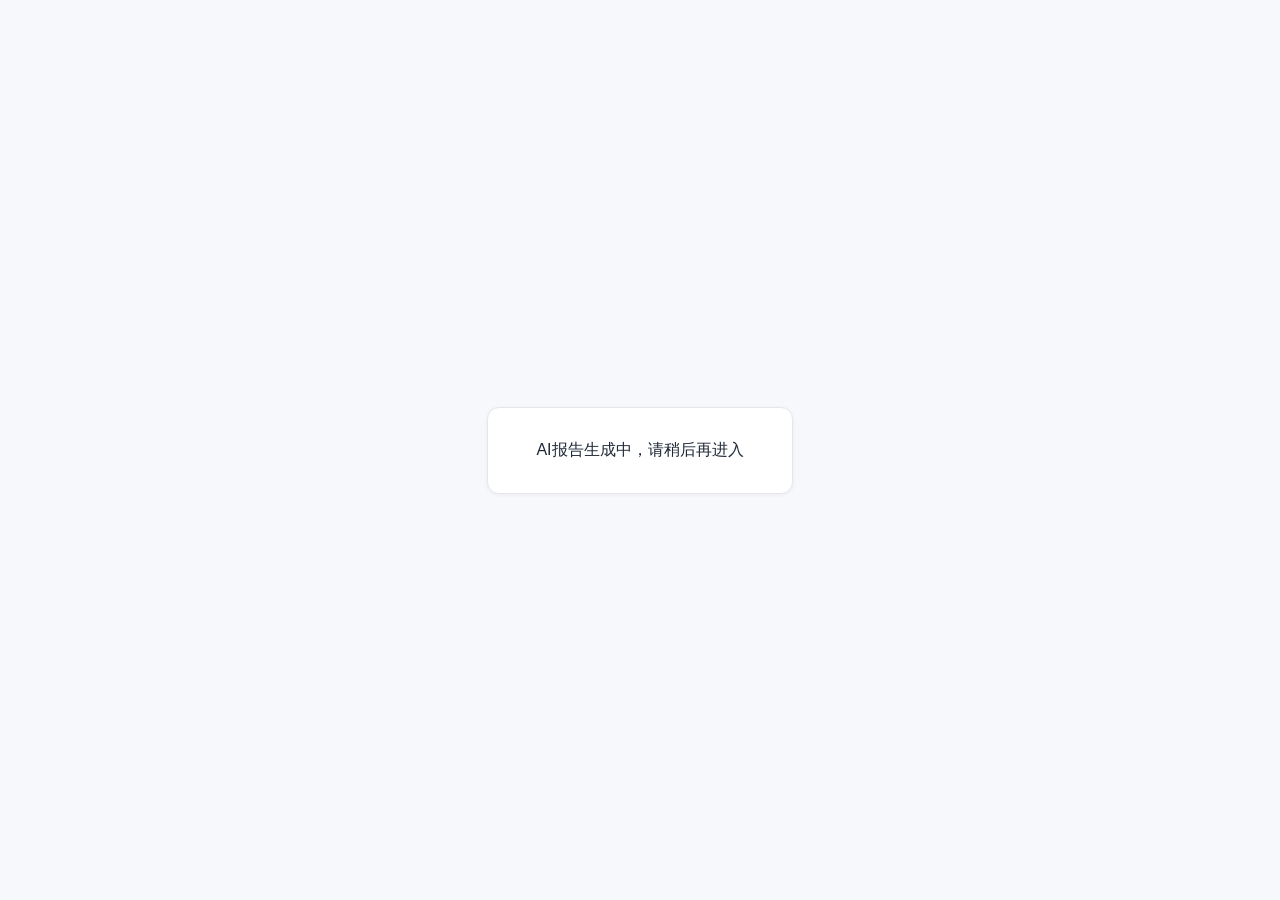
<file: public/reports/ai-generating.html>
<!doctype html>
<html lang="zh-CN">
<head>
<meta charset="utf-8" />
<title>AI总结</title>
<style>
body{font-family:-apple-system,BlinkMacSystemFont,"Segoe UI",Roboto,"PingFang SC","Microsoft YaHei",sans-serif;background:#f6f8fb;color:#1f2937;margin:0;display:flex;align-items:center;justify-content:center;height:100vh;}
.tip{background:#fff;border:1px solid #e5e7eb;border-radius:12px;padding:32px 48px;font-size:16px;box-shadow:0 1px 4px rgba(0,0,0,.05);}
</style>
</head>
<body>
<div class="tip">AI报告生成中，请稍后再进入</div>
</body>
</html>
</file>
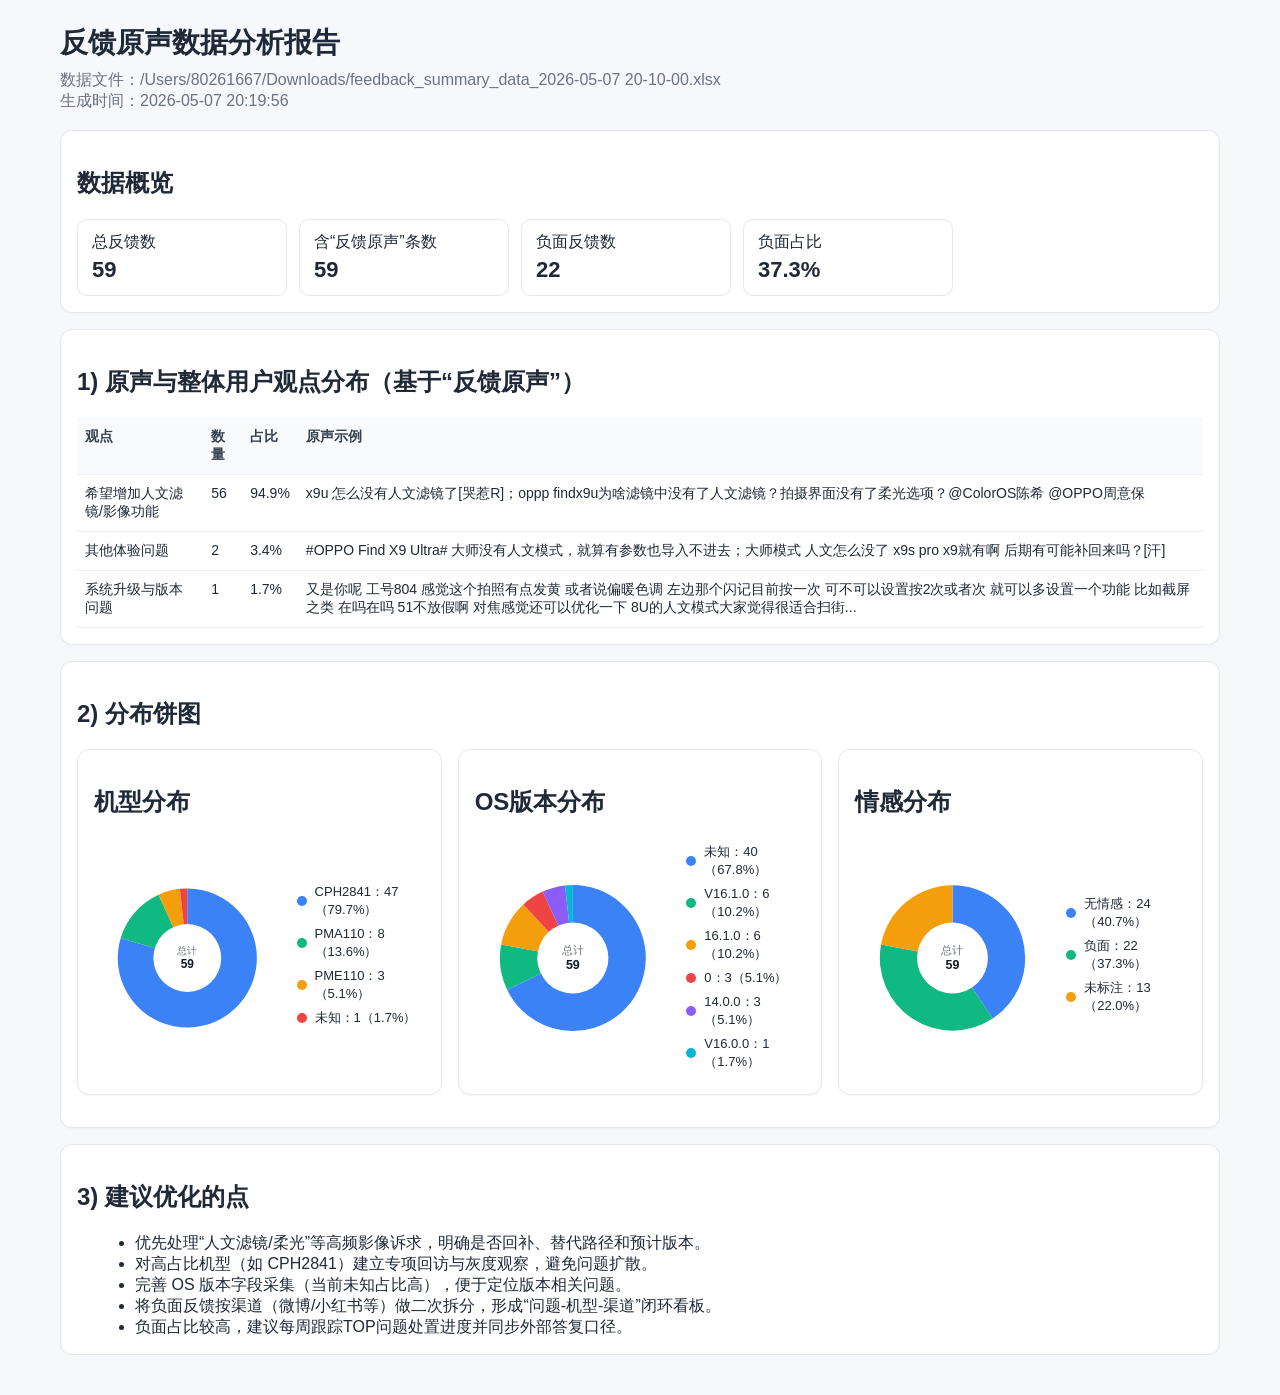
<file: public/reports/feedback_analysis_report_2026-05-07.html>
<!doctype html>
<html lang="zh-CN">
<head>
<meta charset="utf-8" />
<meta name="viewport" content="width=device-width,initial-scale=1" />
<title>反馈原声分析报告</title>
<style>
body{font-family:-apple-system,BlinkMacSystemFont,"Segoe UI",Roboto,"PingFang SC","Microsoft YaHei",sans-serif;background:#f6f8fb;color:#1f2937;margin:0;padding:24px;}
.container{max-width:1160px;margin:0 auto;}
h1{margin:0 0 8px;font-size:28px;}
.meta{color:#6b7280;margin-bottom:18px;}
.card{background:#fff;border:1px solid #e5e7eb;border-radius:12px;padding:16px;box-shadow:0 1px 2px rgba(0,0,0,.03);margin-bottom:16px;}
.kpis{display:flex;gap:12px;flex-wrap:wrap;}
.kpi{background:#fff;border:1px solid #e5e7eb;border-radius:10px;padding:12px 14px;min-width:180px;}
.kpi b{font-size:22px;display:block;margin-top:4px;}
table{width:100%;border-collapse:collapse;font-size:14px;}
th,td{border-bottom:1px solid #eef2f7;padding:10px 8px;text-align:left;vertical-align:top;}
th{background:#f8fafc;color:#374151;font-weight:600;}
.pie-grid{display:grid;grid-template-columns:repeat(3,minmax(0,1fr));gap:16px;}
.pie-wrap{display:flex;gap:16px;align-items:center;}
.legend{list-style:none;margin:0;padding:0;max-height:230px;overflow:auto;font-size:13px;}
.legend li{display:flex;align-items:center;margin-bottom:6px;}
.dot{width:10px;height:10px;border-radius:50%;display:inline-block;margin-right:8px;flex:0 0 10px;}
ul{margin:6px 0 0 18px;}
@media (max-width:980px){.pie-grid{grid-template-columns:1fr;} .pie-wrap{flex-direction:column;align-items:flex-start;}}
</style>
</head>
<body>
<div class="container">
  <h1>反馈原声数据分析报告</h1>
  <div class="meta">数据文件：/Users/80261667/Downloads/feedback_summary_data_2026-05-07 20-10-00.xlsx<br/>生成时间：2026-05-07 20:19:56</div>

  <section class="card">
    <h2>数据概览</h2>
    <div class="kpis">
      <div class="kpi">总反馈数<b>59</b></div>
      <div class="kpi">含“反馈原声”条数<b>59</b></div>
      <div class="kpi">负面反馈数<b>22</b></div>
      <div class="kpi">负面占比<b>37.3%</b></div>
    </div>
  </section>

  <section class="card"><h2>1) 原声与整体用户观点分布（基于“反馈原声”）</h2><table><thead><tr><th>观点</th><th>数量</th><th>占比</th><th>原声示例</th></tr></thead><tbody><tr><td>希望增加人文滤镜/影像功能</td><td>56</td><td>94.9%</td><td>x9u 怎么没有人文滤镜了[哭惹R]；oppp findx9u为啥滤镜中没有了人文滤镜？拍摄界面没有了柔光选项？@ColorOS陈希 @OPPO周意保 ​​</td></tr>
<tr><td>其他体验问题</td><td>2</td><td>3.4%</td><td>#OPPO Find X9 Ultra# 大师没有人文模式，就算有参数也导入不进去；大师模式 人文怎么没了
x9s pro
x9就有啊
后期有可能补回来吗？[汗]</td></tr>
<tr><td>系统升级与版本问题</td><td>1</td><td>1.7%</td><td>又是你呢
工号804
感觉这个拍照有点发黄  或者说偏暖色调
左边那个闪记目前按一次   可不可以设置按2次或者次   就可以多设置一个功能  比如截屏 之类
在吗在吗
51不放假啊
对焦感觉还可以优化一下
8U的人文模式大家觉得很适合扫街...</td></tr></tbody></table></section>

  <section class="card">
    <h2>2) 分布饼图</h2>
    <div class="pie-grid">
      <section class="card"><h2>机型分布</h2><div class="pie-wrap"><svg width="240" height="240" viewBox="0 0 220 220" aria-label="机型分布饼图"><path d="M 110 110 L 110.000 28.000 A 82 82 0 1 1 31.491 86.327 Z" fill="#3b82f6"></path><path d="M 110 110 L 31.491 86.327 A 82 82 0 0 1 76.117 35.328 Z" fill="#10b981"></path><path d="M 110 110 L 76.117 35.328 A 82 82 0 0 1 101.284 28.465 Z" fill="#f59e0b"></path><path d="M 110 110 L 101.284 28.465 A 82 82 0 0 1 110.000 28.000 Z" fill="#ef4444"></path><circle cx="110" cy="110" r="40" fill="#fff"></circle><text x="110" y="105" text-anchor="middle" font-size="12" fill="#6b7280">总计</text><text x="110" y="122" text-anchor="middle" font-size="14" font-weight="700" fill="#111827">59</text></svg><ul class="legend"><li><span class="dot" style="background:#3b82f6"></span>CPH2841：47（79.7%）</li><li><span class="dot" style="background:#10b981"></span>PMA110：8（13.6%）</li><li><span class="dot" style="background:#f59e0b"></span>PME110：3（5.1%）</li><li><span class="dot" style="background:#ef4444"></span>未知：1（1.7%）</li></ul></div></section>
      <section class="card"><h2>OS版本分布</h2><div class="pie-wrap"><svg width="240" height="240" viewBox="0 0 220 220" aria-label="OS版本分布饼图"><path d="M 110 110 L 110.000 28.000 A 82 82 0 1 1 36.256 145.859 Z" fill="#3b82f6"></path><path d="M 110 110 L 36.256 145.859 A 82 82 0 0 1 29.420 94.806 Z" fill="#10b981"></path><path d="M 110 110 L 29.420 94.806 A 82 82 0 0 1 54.378 49.749 Z" fill="#f59e0b"></path><path d="M 110 110 L 54.378 49.749 A 82 82 0 0 1 76.117 35.328 Z" fill="#ef4444"></path><path d="M 110 110 L 76.117 35.328 A 82 82 0 0 1 101.284 28.465 Z" fill="#8b5cf6"></path><path d="M 110 110 L 101.284 28.465 A 82 82 0 0 1 110.000 28.000 Z" fill="#06b6d4"></path><circle cx="110" cy="110" r="40" fill="#fff"></circle><text x="110" y="105" text-anchor="middle" font-size="12" fill="#6b7280">总计</text><text x="110" y="122" text-anchor="middle" font-size="14" font-weight="700" fill="#111827">59</text></svg><ul class="legend"><li><span class="dot" style="background:#3b82f6"></span>未知：40（67.8%）</li><li><span class="dot" style="background:#10b981"></span>V16.1.0：6（10.2%）</li><li><span class="dot" style="background:#f59e0b"></span>16.1.0：6（10.2%）</li><li><span class="dot" style="background:#ef4444"></span>0：3（5.1%）</li><li><span class="dot" style="background:#8b5cf6"></span>14.0.0：3（5.1%）</li><li><span class="dot" style="background:#06b6d4"></span>V16.0.0：1（1.7%）</li></ul></div></section>
      <section class="card"><h2>情感分布</h2><div class="pie-wrap"><svg width="240" height="240" viewBox="0 0 220 220" aria-label="情感分布饼图"><path d="M 110 110 L 110.000 28.000 A 82 82 0 0 1 155.330 178.332 Z" fill="#3b82f6"></path><path d="M 110 110 L 155.330 178.332 A 82 82 0 0 1 29.420 94.806 Z" fill="#10b981"></path><path d="M 110 110 L 29.420 94.806 A 82 82 0 0 1 110.000 28.000 Z" fill="#f59e0b"></path><circle cx="110" cy="110" r="40" fill="#fff"></circle><text x="110" y="105" text-anchor="middle" font-size="12" fill="#6b7280">总计</text><text x="110" y="122" text-anchor="middle" font-size="14" font-weight="700" fill="#111827">59</text></svg><ul class="legend"><li><span class="dot" style="background:#3b82f6"></span>无情感：24（40.7%）</li><li><span class="dot" style="background:#10b981"></span>负面：22（37.3%）</li><li><span class="dot" style="background:#f59e0b"></span>未标注：13（22.0%）</li></ul></div></section>
    </div>
  </section>

  <section class="card">
    <h2>3) 建议优化的点</h2>
    <ul><li>优先处理“人文滤镜/柔光”等高频影像诉求，明确是否回补、替代路径和预计版本。</li><li>对高占比机型（如 CPH2841）建立专项回访与灰度观察，避免问题扩散。</li><li>完善 OS 版本字段采集（当前未知占比高），便于定位版本相关问题。</li><li>将负面反馈按渠道（微博/小红书等）做二次拆分，形成“问题-机型-渠道”闭环看板。</li><li>负面占比较高，建议每周跟踪TOP问题处置进度并同步外部答复口径。</li></ul>
  </section>
</div>
</body>
</html>
</file>
